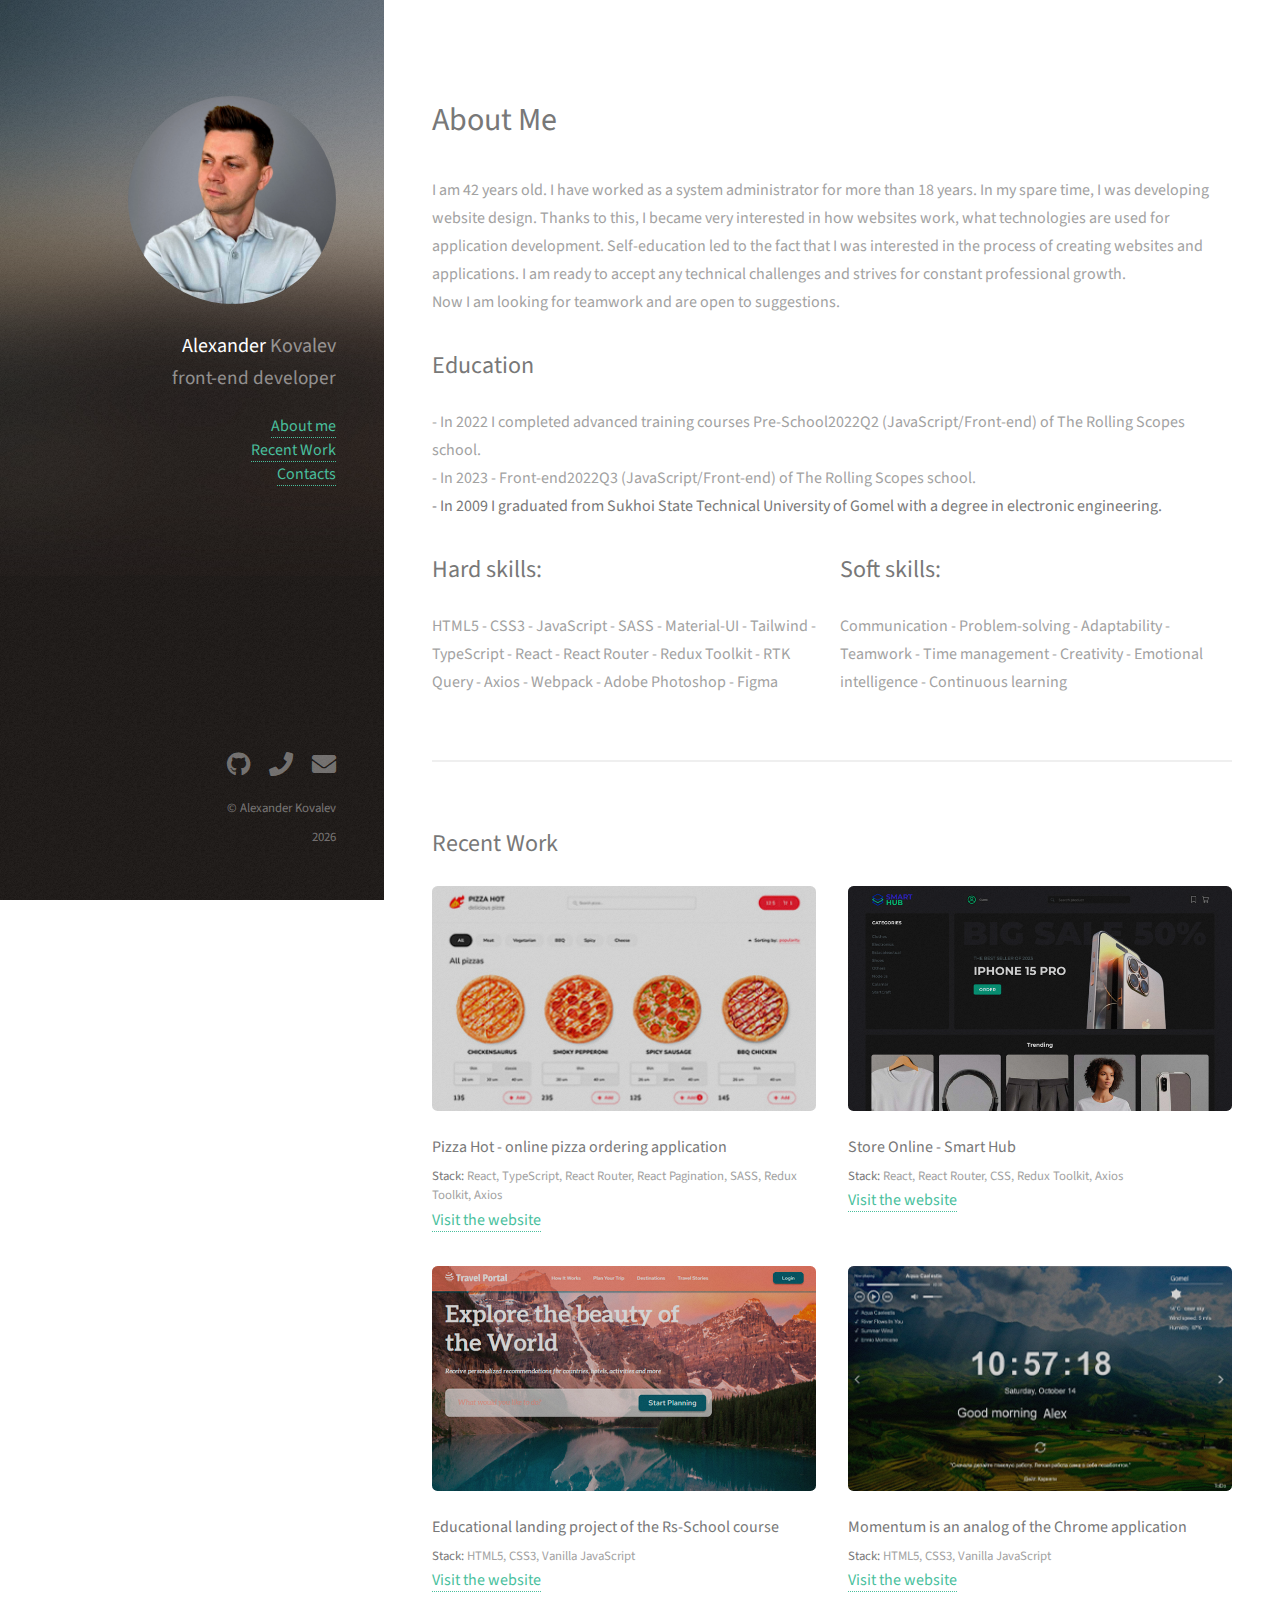
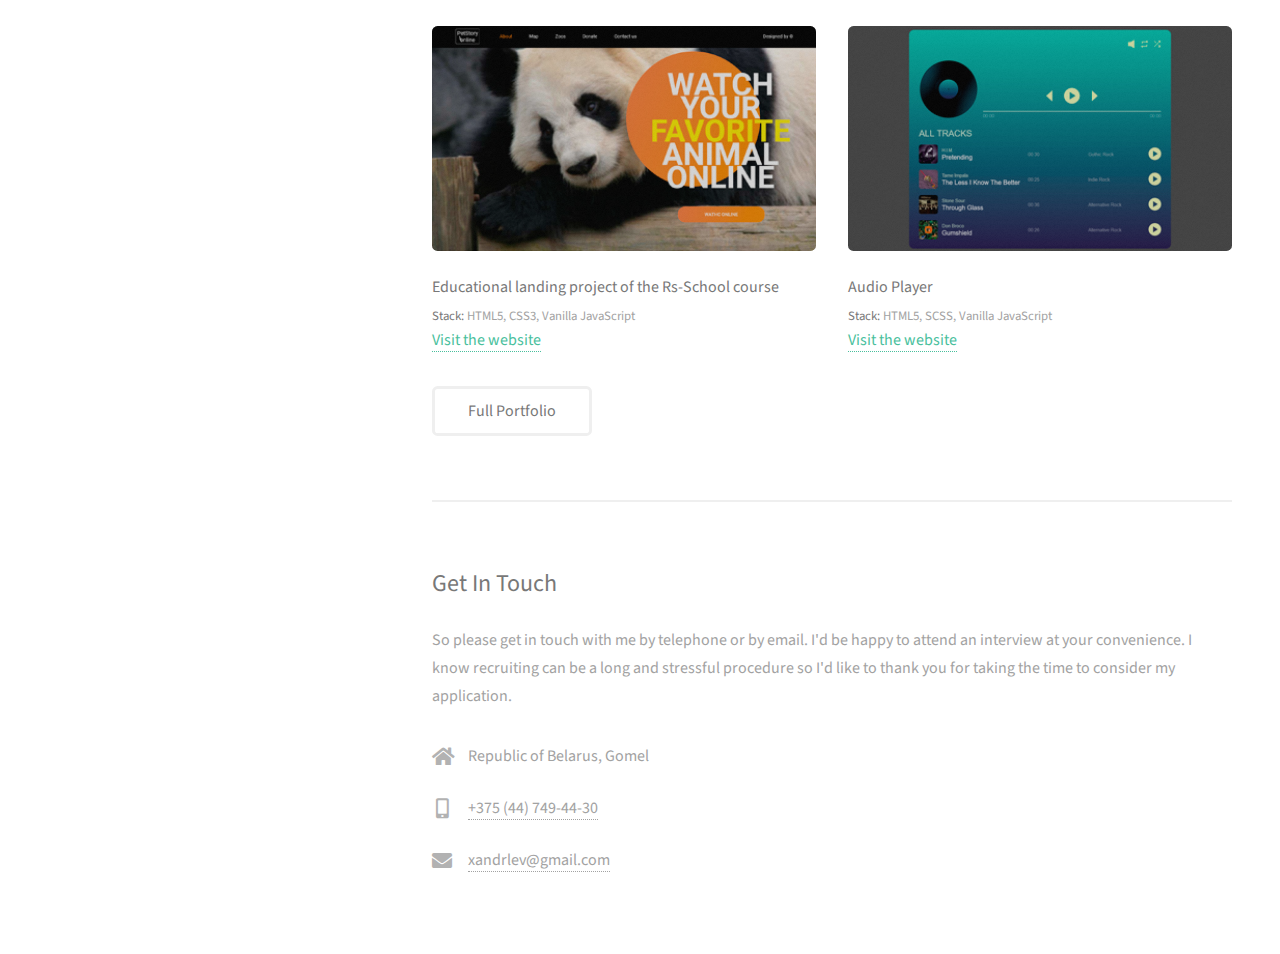
<file: index.html>
<!DOCTYPE HTML>
<html>

<head>
	<title>Alexander Kovalev</title>
	<meta charset="utf-8" />
	<meta name="viewport" content="width=device-width, initial-scale=1, user-scalable=no" />
	<link rel="icon" type="image/x-icon" href="images/favicon.png">
	<link rel="stylesheet" href="assets/css/main.css" />
</head>

<body class="is-preload">

	<!-- Header -->
	<header id="header">
		<div class="inner">
			<img class="image avatar" src="images/avatar.jpg" alt="avatar" />

			<div style="display: flex; flex-direction: column;">
				<h1>
					<strong>Alexander </strong>Kovalev
				</h1>
				<span style="font-size: 1.2em; line-height: 1.5em;">front-end developer</span>
			</div>

			<nav>
				<ul class="navigate">
					<li><a href="#about">About me</a></li>
					<li><a href="#works">Recent Work</a></li>
					<li><a href="#contacts">Contacts</a></li>
				</ul>
			</nav>
		</div>
	</header>

	<!-- Main -->
	<div id="main">

		<!-- About -->
		<section id="about">
			<header class="major">
				<h2>About Me<br /></h2>
			</header>
			<p>I am <span class="age"></span> years old. I have worked as a system administrator for more than 18 years. In my
				spare time, I was
				developing website design. Thanks to this, I became very interested in how websites work, what technologies are
				used for application development. Self-education led to the fact that I was interested in the process of
				creating
				websites and applications. I am ready to accept any technical challenges and strives for constant professional
				growth.<br />
				Now I am looking for teamwork and are open to suggestions. </p>
			<h2>Education</h2>
			<p>
				- In 2022 I completed advanced training courses Pre-School2022Q2 (JavaScript/Front-end) of The Rolling Scopes
				school.<br />
				- In 2023 - Front-end2022Q3 (JavaScript/Front-end) of The Rolling Scopes school.<br />
				<strong>- In 2009 I graduated from Sukhoi State Technical University of Gomel with a degree in electronic
					engineering.</strong>
			</p>
			<div class="skills">
				<div class="skills-item skills-hard">
					<h2 class="skills-title">
						Hard skills:
					</h2>
					<div class="skills-desc">
						HTML5
						- CSS3
						- JavaScript
						- SASS
						- Material-UI
						- Tailwind
						- TypeScript
						- React
						- React Router
						- Redux Toolkit
						- RTK Query
						- Axios
						- Webpack
						- Adobe Photoshop
						- Figma
					</div>
				</div>
				<div class="skills-item skills-soft">
					<h2 class="skills-title">
						Soft skills:
					</h2>
					<div class="skills-desc">
						Communication
						- Problem-solving
						- Adaptability
						- Teamwork
						- Time management
						- Creativity
						- Emotional intelligence
						- Continuous learning
					</div>
				</div>
			</div>
		</section>

		<!-- works -->
		<section id="works">
			<h2>Recent Work</h2>
			<div class="row">
				<article class="col-6 col-12-xsmall work-item">
          <a href="images/fulls/pizzaHot.jpg" class="image fit thumb"><img src="images/thumbs/pizzaHot.jpg"
              alt="" /></a>
          <h3>Pizza Hot - online pizza ordering application</h3>
          <p>
            <strong>Stack: </strong>React, TypeScript, React Router, React Pagination, SASS, Redux Toolkit, Axios
          <div><a href="https://hot-pizzas.netlify.app/" target="_blank">Visit the website</a></div>
          </p>
        </article>
				<article class="col-6 col-12-xsmall work-item">
					<a href="images/fulls/SmartHub.jpg" class="image fit thumb"><img src="images/thumbs/SmartHub.jpg"
							alt="" /></a>
					<h3>Store Online - Smart Hub</h3>
					<p>
						<strong>Stack: </strong>React, React Router, СSS, Redux Toolkit, Axios
					<div><a href="https://smarthub-store.netlify.app/" target="_blank">Visit the website</a></div>
					</p>
				</article>
				<article class="col-6 col-12-xsmall work-item">
					<a href="images/fulls/travel.jpg" class="image fit thumb"><img src="images/thumbs/travel.jpg" alt="" /></a>
					<h3>Educational landing project of the Rs-School course</h3>
					<p><strong>Stack: </strong>HTML5, CSS3, Vanilla JavaScript</p>
					<div><a href="https://rolling-scopes-school.github.io/xandrlev-JSFEPRESCHOOL2022Q2/travel/"
							target="_blank">Visit the website</a></div>
				</article>
				<article class="col-6 col-12-xsmall work-item">
					<a href="images/fulls/momentum.jpg" class="image fit thumb"><img src="images/thumbs/momentum.jpg"
							alt="" /></a>
					<h3>Momentum is an analog of the Chrome application</h3>
					<p><strong>Stack: </strong>HTML5, CSS3, Vanilla JavaScript</p>
					<div><a href="https://rolling-scopes-school.github.io/xandrlev-JSFEPRESCHOOL2022Q2/momentum/"
							target="_blank">Visit the website</a></div>
				</article>
				<article class="col-6 col-12-xsmall work-item">
					<a href="images/fulls/onlinezoo.jpg" class="image fit thumb"><img src="images/thumbs/onlinezoo.jpg"
							alt="" /></a>
					<h3>Educational landing project of the Rs-School course</h3>
					<p><strong>Stack: </strong>HTML5, CSS3, Vanilla JavaScript</p>
					<div><a href="https://rolling-scopes-school.github.io/xandrlev-JSFE2022Q3/online-zoo/pages/main/imdex.html"
							target="_blank">Visit the website</a></div>
				</article>
				<article class="col-6 col-12-xsmall work-item">
					<a href="images/fulls/player.jpg" class="image fit thumb"><img src="images/thumbs/player.jpg" alt="" /></a>
					<h3>Audio Player</h3>
					<p><strong>Stack: </strong>HTML5, SCSS, Vanilla JavaScript</p>
					<div><a href="https://xandrlev.github.io/WinAmp/" target="_blank">Visit the website</a></div>
				</article>
			</div>
			<ul class="actions">
				<li><a href="portfolio.html" class="button">Full Portfolio</a></li>
			</ul>
		</section>

		<!-- Three -->
		<section id="contacts">
			<h2>Get In Touch</h2>
			<p>So please get in touch with me by telephone or by email. I'd be happy to attend an interview at your
				convenience.
				I know recruiting can be a long and stressful procedure so I'd like to thank you for taking the time to consider
				my application.</p>
			<div class="row">
				<div class="col-8 col-12-small">



					<!-- <form method="post" action="#">
						<div class="row gtr-uniform gtr-50">
							<div class="col-6 col-12-xsmall"><input type="text" name="name" id="name" placeholder="Name" /></div>
							<div class="col-6 col-12-xsmall"><input type="email" name="email" id="email" placeholder="Email" /></div>
							<div class="col-12"><textarea name="message" id="message" placeholder="Message" rows="4"></textarea></div>
						</div>
					</form>
					<ul class="actions">
						<li><input type="submit" value="Send Message" /></li>
					</ul>
				</div> -->


					<div class="col-4 col-12-small">
						<ul class="labeled-icons">
							<li>
								<h3 class="icon solid fa-home"><span class="label">Address</span></h3>
								Republic of Belarus, Gomel
							</li>
							<li>
								<h3 class="icon solid fa-mobile-alt"><span class="label">Phone</span></h3>
								<a href="tel:+375447494430">+375 (44) 749-44-30</a>
							</li>
							<li>
								<h3 class="icon solid fa-envelope"><span class="label">Email</span></h3>
								<a href="mailto:xandrlev@gmail.com">xandrlev@gmail.com</a>
							</li>
						</ul>
					</div>
				</div>
		</section>
	</div>

	<!-- Footer -->
	<footer id="footer">
		<div class="inner">
			<ul class="icons">
				<li><a href="https://github.com/xandrlev" target="_blank" class="icon brands fa-github"><span
							class="label">Github</span></a></li>
				<li><a href="tel:+375447494430" target="_blank" class="icon solid fa-phone"><span class="label">Phone</span></a>
				</li>
				<li><a href="mailto:xandrlev@gmail.com" class="icon solid fa-envelope"><span class="label">Email</span></a></li>
			</ul>
			<ul class="copyright">
				<li>&copy; Alexander Kovalev</li>
				<li class="date"></li>
			</ul>
		</div>
	</footer>

	<!-- Scripts -->
	<script src="assets/js/jquery.min.js"></script>
	<script src="assets/js/jquery.poptrox.min.js"></script>
	<script src="assets/js/browser.min.js"></script>
	<script src="assets/js/breakpoints.min.js"></script>
	<script src="assets/js/util.js"></script>
	<script src="assets/js/main.js"></script>

</body>

</html>
</file>
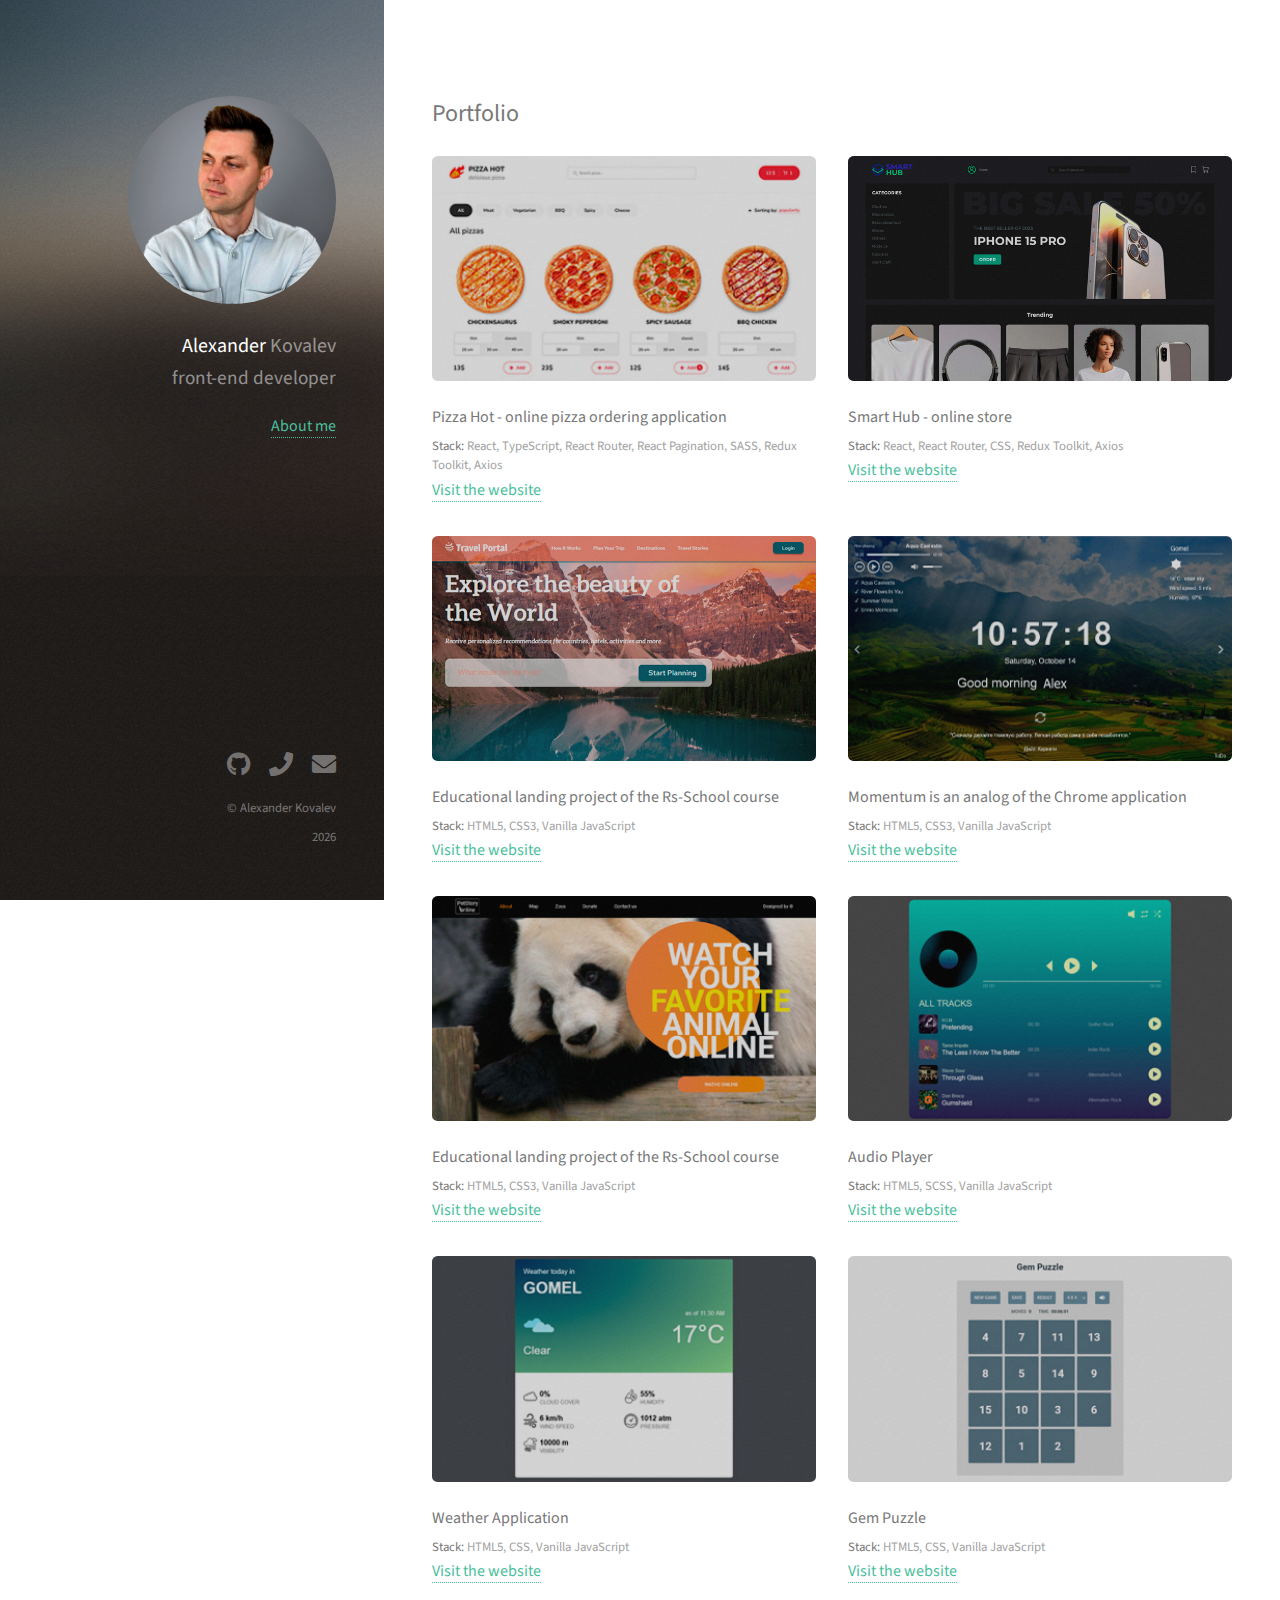
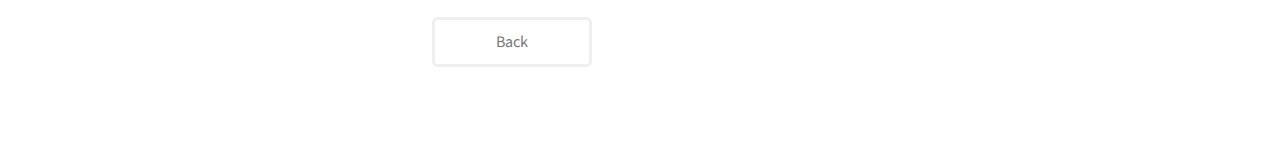
<file: portfolio.html>
<!DOCTYPE HTML>
<html>

<head>
  <title>Alexander Kovalev</title>
  <meta charset="utf-8" />
  <meta name="viewport" content="width=device-width, initial-scale=1, user-scalable=no" />
  <link rel="icon" type="image/x-icon" href="images/favicon.png">
  <link rel="stylesheet" href="assets/css/main.css" />
</head>

<body class="is-preload">

  <!-- Header -->
  <header id="header">
    <div class="inner">
      <img class="image avatar" src="images/avatar.jpg" alt="avatar" style="width: 13em;" />

      <div style="display: flex; flex-direction: column;">
        <h1>
          <strong>Alexander </strong>Kovalev
        </h1>
        <span style="font-size: 1.2em; line-height: 1.5em;">front-end developer</span>
      </div>
      <nav>
        <ul class="navigate">
          <li><a href="index.html">About me</a></li>
        </ul>
      </nav>
    </div>
  </header>

  <!-- Main -->
  <div id="main">


    <!-- Two -->
    <section id="works">
      <h2>Portfolio</h2>
      <div class="row">
        <article class="col-6 col-12-xsmall work-item">
          <a href="images/fulls/pizzaHot.jpg" class="image fit thumb"><img src="images/thumbs/pizzaHot.jpg"
              alt="" /></a>
          <h3>Pizza Hot - online pizza ordering application</h3>
          <p>
            <strong>Stack: </strong>React, TypeScript, React Router, React Pagination, SASS, Redux Toolkit, Axios
          <div><a href="https://hot-pizzas.netlify.app/" target="_blank">Visit the website</a></div>
          </p>
        </article>
        <article class="col-6 col-12-xsmall work-item">
          <a href="images/fulls/SmartHub.jpg" class="image fit thumb"><img src="images/thumbs/SmartHub.jpg"
              alt="" /></a>
          <h3>Smart Hub - online store</h3>
          <p>
            <strong>Stack: </strong>React, React Router, СSS, Redux Toolkit, Axios
          <div><a href="https://smarthub-store.netlify.app/" target="_blank">Visit the website</a></div>
          </p>
        </article>
        <article class="col-6 col-12-xsmall work-item">
          <a href="images/fulls/travel.jpg" class="image fit thumb"><img src="images/thumbs/travel.jpg" alt="" /></a>
          <h3>Educational landing project of the Rs-School course</h3>
          <p><strong>Stack: </strong>HTML5, CSS3, Vanilla JavaScript</p>
          <div><a href="https://rolling-scopes-school.github.io/xandrlev-JSFEPRESCHOOL2022Q2/travel/"
              target="_blank">Visit the website</a></div>
        </article>
        <article class="col-6 col-12-xsmall work-item">
          <a href="images/fulls/momentum.jpg" class="image fit thumb"><img src="images/thumbs/momentum.jpg"
              alt="" /></a>
          <h3>Momentum is an analog of the Chrome application</h3>
          <p><strong>Stack: </strong>HTML5, CSS3, Vanilla JavaScript</p>
          <div><a href="https://rolling-scopes-school.github.io/xandrlev-JSFEPRESCHOOL2022Q2/momentum/"
              target="_blank">Visit the website</a></div>
        </article>
        <article class="col-6 col-12-xsmall work-item">
          <a href="images/fulls/onlinezoo.jpg" class="image fit thumb"><img src="images/thumbs/onlinezoo.jpg"
              alt="" /></a>
          <h3>Educational landing project of the Rs-School course</h3>
          <p><strong>Stack: </strong>HTML5, CSS3, Vanilla JavaScript</p>
          <div><a href="https://rolling-scopes-school.github.io/xandrlev-JSFE2022Q3/online-zoo/pages/main/imdex.html"
              target="_blank">Visit the website</a></div>
        </article>
        <article class="col-6 col-12-xsmall work-item">
          <a href="images/fulls/player.jpg" class="image fit thumb"><img src="images/thumbs/player.jpg" alt="" /></a>
          <h3>Audio Player</h3>
          <p><strong>Stack: </strong>HTML5, SCSS, Vanilla JavaScript</p>
          <div><a href="https://xandrlev.github.io/WinAmp/" target="_blank">Visit the website</a></div>
        </article>
        <article class="col-6 col-12-xsmall work-item">
          <a href="images/fulls/weather.jpg" class="image fit thumb"><img src="images/thumbs/weather.jpg" alt="" /></a>
          <h3>Weather Application</h3>
          <p><strong>Stack: </strong>HTML5, CSS, Vanilla JavaScript</p>
          <div><a href="https://xandrlev.github.io/Weather-App/" target="_blank">Visit the website</a></div>
        </article>
        <article class="col-6 col-12-xsmall work-item">
          <a href="images/fulls/GemPuzzle.jpg" class="image fit thumb"><img src="images/thumbs/GemPuzzle.jpg"
              alt="" /></a>
          <h3>Gem Puzzle</h3>
          <p><strong>Stack: </strong>HTML5, CSS, Vanilla JavaScript</p>
          <div><a href="https://rolling-scopes-school.github.io/xandrlev-JSFE2022Q3/gem-puzzle/" target="_blank">Visit
              the website</a></div>
        </article>
      </div>
      <ul class="actions">
        <li><a href="index.html" class="button">Back</a></li>
      </ul>
    </section>

    <!-- Footer -->
    <footer id="footer">
      <div class="inner">
        <ul class="icons">
          <li><a href="https://github.com/xandrlev" target="_blank" class="icon brands fa-github"><span
                class="label">Github</span></a></li>
          <li><a href="tel:+375447494430" target="_blank" class="icon solid fa-phone"><span
                class="label">Phone</span></a></li>
          <li><a href="mailto:xandrlev@gmail.com" class="icon solid fa-envelope"><span class="label">Email</span></a>
          </li>
        </ul>
        <ul class="copyright">
          <li>&copy; Alexander Kovalev</li>
          <li class="date"></li>
        </ul>
      </div>
    </footer>

    <!-- Scripts -->
    <script src="assets/js/jquery.min.js"></script>
    <script src="assets/js/jquery.poptrox.min.js"></script>
    <script src="assets/js/browser.min.js"></script>
    <script src="assets/js/breakpoints.min.js"></script>
    <script src="assets/js/util.js"></script>
    <script src="assets/js/main.js"></script>

</body>

</html>
</file>
<file: assets/css/main.css>
@import url("fontawesome-all.min.css");
@import url("https://fonts.googleapis.com/css?family=Source+Sans+Pro:400,400italic");
/*
	Strata by HTML5 UP
	html5up.net | @ajlkn
	Free for personal and commercial use under the CCA 3.0 license (html5up.net/license)
*/
html,
body,
div,
span,
applet,
object,
iframe,
h1,
h2,
h3,
h4,
h5,
h6,
p,
blockquote,
pre,
a,
abbr,
acronym,
address,
big,
cite,
code,
del,
dfn,
em,
img,
ins,
kbd,
q,
s,
samp,
small,
strike,
strong,
sub,
sup,
tt,
var,
b,
u,
i,
center,
dl,
dt,
dd,
ol,
ul,
li,
fieldset,
form,
label,
legend,
table,
caption,
tbody,
tfoot,
thead,
tr,
th,
td,
article,
aside,
canvas,
details,
embed,
figure,
figcaption,
footer,
header,
hgroup,
menu,
nav,
output,
ruby,
section,
summary,
time,
mark,
audio,
video {
  margin: 0;
  padding: 0;
  border: 0;
  font-size: 100%;
  font: inherit;
  vertical-align: baseline;
}

article,
aside,
details,
figcaption,
figure,
footer,
header,
hgroup,
menu,
nav,
section {
  display: block;
}

body {
  line-height: 1;
}

ol,
ul {
  list-style: none;
}

blockquote,
q {
  quotes: none;
}
blockquote:before,
blockquote:after,
q:before,
q:after {
  content: "";
  content: none;
}

table {
  border-collapse: collapse;
  border-spacing: 0;
}

body {
  -webkit-text-size-adjust: none;
}

mark {
  background-color: transparent;
  color: inherit;
}

input::-moz-focus-inner {
  border: 0;
  padding: 0;
}

input,
select,
textarea {
  -moz-appearance: none;
  -webkit-appearance: none;
  appearance: none;
}

/* Basic */
html {
  box-sizing: border-box;
}

*,
*:before,
*:after {
  box-sizing: inherit;
}

body {
  background: #fff;
}
body.is-preload *,
body.is-preload *:before,
body.is-preload *:after {
  animation: none !important;
  transition: none !important;
}

body,
input,
select,
textarea {
  color: #a2a2a2;
  font-family: "Source Sans Pro", Helvetica, sans-serif;
  font-size: 16pt;
  font-weight: 400;
  line-height: 1.75em;
}

a {
  transition: color 0.2s ease-in-out, border-color 0.2s ease-in-out;
  border-bottom: dotted 1px;
  color: #49bf9d;
  text-decoration: none;
}
a:hover {
  border-bottom-color: transparent;
  color: #49bf9d !important;
  text-decoration: none;
}

strong,
b {
  color: #787878;
  font-weight: 400;
}

em,
i {
  font-style: italic;
}

p {
  margin: 0 0 2em 0;
}

h1,
h2,
h3,
h4,
h5,
h6 {
  color: #787878;
  font-weight: 400;
  line-height: 1em;
  margin: 0 0 1em 0;
}
h1 a,
h2 a,
h3 a,
h4 a,
h5 a,
h6 a {
  color: inherit;
  text-decoration: none;
}

h1 {
  font-size: 2em;
  line-height: 1.5em;
}

h2 {
  font-size: 1.5em;
  line-height: 1.5em;
}

h3 {
  font-size: 1.25em;
  line-height: 1.5em;
}

h4 {
  font-size: 1.1em;
  line-height: 1.5em;
}

h5 {
  font-size: 0.9em;
  line-height: 1.5em;
}

h6 {
  font-size: 0.7em;
  line-height: 1.5em;
}

sub {
  font-size: 0.8em;
  position: relative;
  top: 0.5em;
}

sup {
  font-size: 0.8em;
  position: relative;
  top: -0.5em;
}

hr {
  border: 0;
  border-bottom: solid 2px #efefef;
  margin: 2em 0;
}
hr.major {
  margin: 3em 0;
}

blockquote {
  border-left: solid 6px #efefef;
  font-style: italic;
  margin: 0 0 2em 0;
  padding: 0.5em 0 0.5em 1.5em;
}

code {
  background: #f7f7f7;
  border-radius: 0.35em;
  border: solid 2px #efefef;
  font-family: "Courier New", monospace;
  font-size: 0.9em;
  margin: 0 0.25em;
  padding: 0.25em 0.65em;
}

pre {
  -webkit-overflow-scrolling: touch;
  font-family: "Courier New", monospace;
  font-size: 0.9em;
  margin: 0 0 2em 0;
}
pre code {
  display: block;
  line-height: 1.75em;
  padding: 1em 1.5em;
  overflow-x: auto;
}

.align-left {
  text-align: left;
}

.align-center {
  text-align: center;
}

.align-right {
  text-align: right;
}

/* Container */
.container {
  margin: 0 auto;
  max-width: calc(100% - 4em);
  width: 100%;
}
.container.xsmall {
  width: 25%;
}
.container.small {
  width: 50%;
}
.container.medium {
  width: 75%;
}
.container.large {
  width: 125%;
}
.container.xlarge {
  width: 150%;
}
.container.max {
  width: 100%;
}
@media screen and (max-width: 980px) {
  .container {
    width: 100% !important;
    max-width: 100% !important;
  }
}
@media screen and (max-width: 480px) {
  .container {
    max-width: calc(100% - 3em);
  }
}

/* Row */
.row {
  display: flex;
  flex-wrap: wrap;
  box-sizing: border-box;
  align-items: stretch;
}
.row > * {
  box-sizing: border-box;
}
.row.gtr-uniform > * > :last-child {
  margin-bottom: 0;
}
.row.aln-left {
  justify-content: flex-start;
}
.row.aln-center {
  justify-content: center;
}
.row.aln-right {
  justify-content: flex-end;
}
.row.aln-top {
  align-items: flex-start;
}
.row.aln-middle {
  align-items: center;
}
.row.aln-bottom {
  align-items: flex-end;
}
.row > .imp {
  order: -1;
}
.row > .col-1 {
  width: 8.3333333333%;
}
.row > .off-1 {
  margin-left: 8.3333333333%;
}
.row > .col-2 {
  width: 16.6666666667%;
}
.row > .off-2 {
  margin-left: 16.6666666667%;
}
.row > .col-3 {
  width: 25%;
}
.row > .off-3 {
  margin-left: 25%;
}
.row > .col-4 {
  width: 33.3333333333%;
}
.row > .off-4 {
  margin-left: 33.3333333333%;
}
.row > .col-5 {
  width: 41.6666666667%;
}
.row > .off-5 {
  margin-left: 41.6666666667%;
}
.row > .col-6 {
  width: 50%;
}
.row > .off-6 {
  margin-left: 50%;
}
.row > .col-7 {
  width: 58.3333333333%;
}
.row > .off-7 {
  margin-left: 58.3333333333%;
}
.row > .col-8 {
  width: 66.6666666667%;
}
.row > .off-8 {
  margin-left: 66.6666666667%;
}
.row > .col-9 {
  width: 75%;
}
.row > .off-9 {
  margin-left: 75%;
}
.row > .col-10 {
  width: 83.3333333333%;
}
.row > .off-10 {
  margin-left: 83.3333333333%;
}
.row > .col-11 {
  width: 91.6666666667%;
}
.row > .off-11 {
  margin-left: 91.6666666667%;
}
.row > .col-12 {
  width: 100%;
}
.row > .off-12 {
  margin-left: 100%;
}
.row.gtr-0 {
  margin-top: 0;
  margin-left: 0em;
}
.row.gtr-0 > * {
  padding: 0 0 0 0em;
}
.row.gtr-0.gtr-uniform {
  margin-top: 0em;
}
.row.gtr-0.gtr-uniform > * {
  padding-top: 0em;
}
.row.gtr-25 {
  margin-top: 0;
  margin-left: -0.625em;
}
.row.gtr-25 > * {
  padding: 0 0 0 0.625em;
}
.row.gtr-25.gtr-uniform {
  margin-top: -0.625em;
}
.row.gtr-25.gtr-uniform > * {
  padding-top: 0.625em;
}
.row.gtr-50 {
  margin-top: 0;
  margin-left: -1.25em;
}
.row.gtr-50 > * {
  padding: 0 0 0 1.25em;
}
.row.gtr-50.gtr-uniform {
  margin-top: -1.25em;
}
.row.gtr-50.gtr-uniform > * {
  padding-top: 1.25em;
}
.row {
  margin-top: 0;
  margin-left: -2.5em;
}
.row > * {
  padding: 0 0 0 2.5em;
}
.row.gtr-uniform {
  margin-top: -2.5em;
}
.row.gtr-uniform > * {
  padding-top: 2.5em;
}
.row.gtr-150 {
  margin-top: 0;
  margin-left: -3.75em;
}
.row.gtr-150 > * {
  padding: 0 0 0 3.75em;
}
.row.gtr-150.gtr-uniform {
  margin-top: -3.75em;
}
.row.gtr-150.gtr-uniform > * {
  padding-top: 3.75em;
}
.row.gtr-200 {
  margin-top: 0;
  margin-left: -5em;
}
.row.gtr-200 > * {
  padding: 0 0 0 5em;
}
.row.gtr-200.gtr-uniform {
  margin-top: -5em;
}
.row.gtr-200.gtr-uniform > * {
  padding-top: 5em;
}
@media screen and (max-width: 1800px) {
  .row {
    display: flex;
    flex-wrap: wrap;
    box-sizing: border-box;
    align-items: stretch;
  }
  .row > * {
    box-sizing: border-box;
  }
  .row.gtr-uniform > * > :last-child {
    margin-bottom: 0;
  }
  .row.aln-left {
    justify-content: flex-start;
  }
  .row.aln-center {
    justify-content: center;
  }
  .row.aln-right {
    justify-content: flex-end;
  }
  .row.aln-top {
    align-items: flex-start;
  }
  .row.aln-middle {
    align-items: center;
  }
  .row.aln-bottom {
    align-items: flex-end;
  }
  .row > .imp-xlarge {
    order: -1;
  }
  .row > .col-1-xlarge {
    width: 8.3333333333%;
  }
  .row > .off-1-xlarge {
    margin-left: 8.3333333333%;
  }
  .row > .col-2-xlarge {
    width: 16.6666666667%;
  }
  .row > .off-2-xlarge {
    margin-left: 16.6666666667%;
  }
  .row > .col-3-xlarge {
    width: 25%;
  }
  .row > .off-3-xlarge {
    margin-left: 25%;
  }
  .row > .col-4-xlarge {
    width: 33.3333333333%;
  }
  .row > .off-4-xlarge {
    margin-left: 33.3333333333%;
  }
  .row > .col-5-xlarge {
    width: 41.6666666667%;
  }
  .row > .off-5-xlarge {
    margin-left: 41.6666666667%;
  }
  .row > .col-6-xlarge {
    width: 50%;
  }
  .row > .off-6-xlarge {
    margin-left: 50%;
  }
  .row > .col-7-xlarge {
    width: 58.3333333333%;
  }
  .row > .off-7-xlarge {
    margin-left: 58.3333333333%;
  }
  .row > .col-8-xlarge {
    width: 66.6666666667%;
  }
  .row > .off-8-xlarge {
    margin-left: 66.6666666667%;
  }
  .row > .col-9-xlarge {
    width: 75%;
  }
  .row > .off-9-xlarge {
    margin-left: 75%;
  }
  .row > .col-10-xlarge {
    width: 83.3333333333%;
  }
  .row > .off-10-xlarge {
    margin-left: 83.3333333333%;
  }
  .row > .col-11-xlarge {
    width: 91.6666666667%;
  }
  .row > .off-11-xlarge {
    margin-left: 91.6666666667%;
  }
  .row > .col-12-xlarge {
    width: 100%;
  }
  .row > .off-12-xlarge {
    margin-left: 100%;
  }
  .row.gtr-0 {
    margin-top: 0;
    margin-left: 0em;
  }
  .row.gtr-0 > * {
    padding: 0 0 0 0em;
  }
  .row.gtr-0.gtr-uniform {
    margin-top: 0em;
  }
  .row.gtr-0.gtr-uniform > * {
    padding-top: 0em;
  }
  .row.gtr-25 {
    margin-top: 0;
    margin-left: -0.625em;
  }
  .row.gtr-25 > * {
    padding: 0 0 0 0.625em;
  }
  .row.gtr-25.gtr-uniform {
    margin-top: -0.625em;
  }
  .row.gtr-25.gtr-uniform > * {
    padding-top: 0.625em;
  }
  .row.gtr-50 {
    margin-top: 0;
    margin-left: -1.25em;
  }
  .row.gtr-50 > * {
    padding: 0 0 0 1.25em;
  }
  .row.gtr-50.gtr-uniform {
    margin-top: -1.25em;
  }
  .row.gtr-50.gtr-uniform > * {
    padding-top: 1.25em;
  }
  .row {
    margin-top: 0;
    margin-left: -2.5em;
  }
  .row > * {
    padding: 0 0 0 2.5em;
  }
  .row.gtr-uniform {
    margin-top: -2.5em;
  }
  .row.gtr-uniform > * {
    padding-top: 2.5em;
  }
  .row.gtr-150 {
    margin-top: 0;
    margin-left: -3.75em;
  }
  .row.gtr-150 > * {
    padding: 0 0 0 3.75em;
  }
  .row.gtr-150.gtr-uniform {
    margin-top: -3.75em;
  }
  .row.gtr-150.gtr-uniform > * {
    padding-top: 3.75em;
  }
  .row.gtr-200 {
    margin-top: 0;
    margin-left: -5em;
  }
  .row.gtr-200 > * {
    padding: 0 0 0 5em;
  }
  .row.gtr-200.gtr-uniform {
    margin-top: -5em;
  }
  .row.gtr-200.gtr-uniform > * {
    padding-top: 5em;
  }
}
@media screen and (max-width: 1280px) {
  .row {
    display: flex;
    flex-wrap: wrap;
    box-sizing: border-box;
    align-items: stretch;
  }
  .row > * {
    box-sizing: border-box;
  }
  .row.gtr-uniform > * > :last-child {
    margin-bottom: 0;
  }
  .row.aln-left {
    justify-content: flex-start;
  }
  .row.aln-center {
    justify-content: center;
  }
  .row.aln-right {
    justify-content: flex-end;
  }
  .row.aln-top {
    align-items: flex-start;
  }
  .row.aln-middle {
    align-items: center;
  }
  .row.aln-bottom {
    align-items: flex-end;
  }
  .row > .imp-large {
    order: -1;
  }
  .row > .col-1-large {
    width: 8.3333333333%;
  }
  .row > .off-1-large {
    margin-left: 8.3333333333%;
  }
  .row > .col-2-large {
    width: 16.6666666667%;
  }
  .row > .off-2-large {
    margin-left: 16.6666666667%;
  }
  .row > .col-3-large {
    width: 25%;
  }
  .row > .off-3-large {
    margin-left: 25%;
  }
  .row > .col-4-large {
    width: 33.3333333333%;
  }
  .row > .off-4-large {
    margin-left: 33.3333333333%;
  }
  .row > .col-5-large {
    width: 41.6666666667%;
  }
  .row > .off-5-large {
    margin-left: 41.6666666667%;
  }
  .row > .col-6-large {
    width: 50%;
  }
  .row > .off-6-large {
    margin-left: 50%;
  }
  .row > .col-7-large {
    width: 58.3333333333%;
  }
  .row > .off-7-large {
    margin-left: 58.3333333333%;
  }
  .row > .col-8-large {
    width: 66.6666666667%;
  }
  .row > .off-8-large {
    margin-left: 66.6666666667%;
  }
  .row > .col-9-large {
    width: 75%;
  }
  .row > .off-9-large {
    margin-left: 75%;
  }
  .row > .col-10-large {
    width: 83.3333333333%;
  }
  .row > .off-10-large {
    margin-left: 83.3333333333%;
  }
  .row > .col-11-large {
    width: 91.6666666667%;
  }
  .row > .off-11-large {
    margin-left: 91.6666666667%;
  }
  .row > .col-12-large {
    width: 100%;
  }
  .row > .off-12-large {
    margin-left: 100%;
  }
  .row.gtr-0 {
    margin-top: 0;
    margin-left: 0em;
  }
  .row.gtr-0 > * {
    padding: 0 0 0 0em;
  }
  .row.gtr-0.gtr-uniform {
    margin-top: 0em;
  }
  .row.gtr-0.gtr-uniform > * {
    padding-top: 0em;
  }
  .row.gtr-25 {
    margin-top: 0;
    margin-left: -0.5em;
  }
  .row.gtr-25 > * {
    padding: 0 0 0 0.5em;
  }
  .row.gtr-25.gtr-uniform {
    margin-top: -0.5em;
  }
  .row.gtr-25.gtr-uniform > * {
    padding-top: 0.5em;
  }
  .row.gtr-50 {
    margin-top: 0;
    margin-left: -1em;
  }
  .row.gtr-50 > * {
    padding: 0 0 0 1em;
  }
  .row.gtr-50.gtr-uniform {
    margin-top: -1em;
  }
  .row.gtr-50.gtr-uniform > * {
    padding-top: 1em;
  }
  .row {
    margin-top: 0;
    margin-left: -2em;
  }
  .row > * {
    padding: 0 0 0 2em;
  }
  .row.gtr-uniform {
    margin-top: -2em;
  }
  .row.gtr-uniform > * {
    padding-top: 2em;
  }
  .row.gtr-150 {
    margin-top: 0;
    margin-left: -3em;
  }
  .row.gtr-150 > * {
    padding: 0 0 0 3em;
  }
  .row.gtr-150.gtr-uniform {
    margin-top: -3em;
  }
  .row.gtr-150.gtr-uniform > * {
    padding-top: 3em;
  }
  .row.gtr-200 {
    margin-top: 0;
    margin-left: -4em;
  }
  .row.gtr-200 > * {
    padding: 0 0 0 4em;
  }
  .row.gtr-200.gtr-uniform {
    margin-top: -4em;
  }
  .row.gtr-200.gtr-uniform > * {
    padding-top: 4em;
  }
}
@media screen and (max-width: 980px) {
  .row {
    display: flex;
    flex-wrap: wrap;
    box-sizing: border-box;
    align-items: stretch;
  }
  .row > * {
    box-sizing: border-box;
  }
  .row.gtr-uniform > * > :last-child {
    margin-bottom: 0;
  }
  .row.aln-left {
    justify-content: flex-start;
  }
  .row.aln-center {
    justify-content: center;
  }
  .row.aln-right {
    justify-content: flex-end;
  }
  .row.aln-top {
    align-items: flex-start;
  }
  .row.aln-middle {
    align-items: center;
  }
  .row.aln-bottom {
    align-items: flex-end;
  }
  .row > .imp-medium {
    order: -1;
  }
  .row > .col-1-medium {
    width: 8.3333333333%;
  }
  .row > .off-1-medium {
    margin-left: 8.3333333333%;
  }
  .row > .col-2-medium {
    width: 16.6666666667%;
  }
  .row > .off-2-medium {
    margin-left: 16.6666666667%;
  }
  .row > .col-3-medium {
    width: 25%;
  }
  .row > .off-3-medium {
    margin-left: 25%;
  }
  .row > .col-4-medium {
    width: 33.3333333333%;
  }
  .row > .off-4-medium {
    margin-left: 33.3333333333%;
  }
  .row > .col-5-medium {
    width: 41.6666666667%;
  }
  .row > .off-5-medium {
    margin-left: 41.6666666667%;
  }
  .row > .col-6-medium {
    width: 50%;
  }
  .row > .off-6-medium {
    margin-left: 50%;
  }
  .row > .col-7-medium {
    width: 58.3333333333%;
  }
  .row > .off-7-medium {
    margin-left: 58.3333333333%;
  }
  .row > .col-8-medium {
    width: 66.6666666667%;
  }
  .row > .off-8-medium {
    margin-left: 66.6666666667%;
  }
  .row > .col-9-medium {
    width: 75%;
  }
  .row > .off-9-medium {
    margin-left: 75%;
  }
  .row > .col-10-medium {
    width: 83.3333333333%;
  }
  .row > .off-10-medium {
    margin-left: 83.3333333333%;
  }
  .row > .col-11-medium {
    width: 91.6666666667%;
  }
  .row > .off-11-medium {
    margin-left: 91.6666666667%;
  }
  .row > .col-12-medium {
    width: 100%;
  }
  .row > .off-12-medium {
    margin-left: 100%;
  }
  .row.gtr-0 {
    margin-top: 0;
    margin-left: 0em;
  }
  .row.gtr-0 > * {
    padding: 0 0 0 0em;
  }
  .row.gtr-0.gtr-uniform {
    margin-top: 0em;
  }
  .row.gtr-0.gtr-uniform > * {
    padding-top: 0em;
  }
  .row.gtr-25 {
    margin-top: 0;
    margin-left: -0.5em;
  }
  .row.gtr-25 > * {
    padding: 0 0 0 0.5em;
  }
  .row.gtr-25.gtr-uniform {
    margin-top: -0.5em;
  }
  .row.gtr-25.gtr-uniform > * {
    padding-top: 0.5em;
  }
  .row.gtr-50 {
    margin-top: 0;
    margin-left: -1em;
  }
  .row.gtr-50 > * {
    padding: 0 0 0 1em;
  }
  .row.gtr-50.gtr-uniform {
    margin-top: -1em;
  }
  .row.gtr-50.gtr-uniform > * {
    padding-top: 1em;
  }
  .row {
    margin-top: 0;
    margin-left: -2em;
  }
  .row > * {
    padding: 0 0 0 2em;
  }
  .row.gtr-uniform {
    margin-top: -2em;
  }
  .row.gtr-uniform > * {
    padding-top: 2em;
  }
  .row.gtr-150 {
    margin-top: 0;
    margin-left: -3em;
  }
  .row.gtr-150 > * {
    padding: 0 0 0 3em;
  }
  .row.gtr-150.gtr-uniform {
    margin-top: -3em;
  }
  .row.gtr-150.gtr-uniform > * {
    padding-top: 3em;
  }
  .row.gtr-200 {
    margin-top: 0;
    margin-left: -4em;
  }
  .row.gtr-200 > * {
    padding: 0 0 0 4em;
  }
  .row.gtr-200.gtr-uniform {
    margin-top: -4em;
  }
  .row.gtr-200.gtr-uniform > * {
    padding-top: 4em;
  }
}
@media screen and (max-width: 736px) {
  .row {
    display: flex;
    flex-wrap: wrap;
    box-sizing: border-box;
    align-items: stretch;
  }
  .row > * {
    box-sizing: border-box;
  }
  .row.gtr-uniform > * > :last-child {
    margin-bottom: 0;
  }
  .row.aln-left {
    justify-content: flex-start;
  }
  .row.aln-center {
    justify-content: center;
  }
  .row.aln-right {
    justify-content: flex-end;
  }
  .row.aln-top {
    align-items: flex-start;
  }
  .row.aln-middle {
    align-items: center;
  }
  .row.aln-bottom {
    align-items: flex-end;
  }
  .row > .imp-small {
    order: -1;
  }
  .row > .col-1-small {
    width: 8.3333333333%;
  }
  .row > .off-1-small {
    margin-left: 8.3333333333%;
  }
  .row > .col-2-small {
    width: 16.6666666667%;
  }
  .row > .off-2-small {
    margin-left: 16.6666666667%;
  }
  .row > .col-3-small {
    width: 25%;
  }
  .row > .off-3-small {
    margin-left: 25%;
  }
  .row > .col-4-small {
    width: 33.3333333333%;
  }
  .row > .off-4-small {
    margin-left: 33.3333333333%;
  }
  .row > .col-5-small {
    width: 41.6666666667%;
  }
  .row > .off-5-small {
    margin-left: 41.6666666667%;
  }
  .row > .col-6-small {
    width: 50%;
  }
  .row > .off-6-small {
    margin-left: 50%;
  }
  .row > .col-7-small {
    width: 58.3333333333%;
  }
  .row > .off-7-small {
    margin-left: 58.3333333333%;
  }
  .row > .col-8-small {
    width: 66.6666666667%;
  }
  .row > .off-8-small {
    margin-left: 66.6666666667%;
  }
  .row > .col-9-small {
    width: 75%;
  }
  .row > .off-9-small {
    margin-left: 75%;
  }
  .row > .col-10-small {
    width: 83.3333333333%;
  }
  .row > .off-10-small {
    margin-left: 83.3333333333%;
  }
  .row > .col-11-small {
    width: 91.6666666667%;
  }
  .row > .off-11-small {
    margin-left: 91.6666666667%;
  }
  .row > .col-12-small {
    width: 100%;
  }
  .row > .off-12-small {
    margin-left: 100%;
  }
  .row.gtr-0 {
    margin-top: 0;
    margin-left: 0em;
  }
  .row.gtr-0 > * {
    padding: 0 0 0 0em;
  }
  .row.gtr-0.gtr-uniform {
    margin-top: 0em;
  }
  .row.gtr-0.gtr-uniform > * {
    padding-top: 0em;
  }
  .row.gtr-25 {
    margin-top: 0;
    margin-left: -0.375em;
  }
  .row.gtr-25 > * {
    padding: 0 0 0 0.375em;
  }
  .row.gtr-25.gtr-uniform {
    margin-top: -0.375em;
  }
  .row.gtr-25.gtr-uniform > * {
    padding-top: 0.375em;
  }
  .row.gtr-50 {
    margin-top: 0;
    margin-left: -0.75em;
  }
  .row.gtr-50 > * {
    padding: 0 0 0 0.75em;
  }
  .row.gtr-50.gtr-uniform {
    margin-top: -0.75em;
  }
  .row.gtr-50.gtr-uniform > * {
    padding-top: 0.75em;
  }
  .row {
    margin-top: 0;
    margin-left: -1.5em;
  }
  .row > * {
    padding: 0 0 0 1.5em;
  }
  .row.gtr-uniform {
    margin-top: -1.5em;
  }
  .row.gtr-uniform > * {
    padding-top: 1.5em;
  }
  .row.gtr-150 {
    margin-top: 0;
    margin-left: -2.25em;
  }
  .row.gtr-150 > * {
    padding: 0 0 0 2.25em;
  }
  .row.gtr-150.gtr-uniform {
    margin-top: -2.25em;
  }
  .row.gtr-150.gtr-uniform > * {
    padding-top: 2.25em;
  }
  .row.gtr-200 {
    margin-top: 0;
    margin-left: -3em;
  }
  .row.gtr-200 > * {
    padding: 0 0 0 3em;
  }
  .row.gtr-200.gtr-uniform {
    margin-top: -3em;
  }
  .row.gtr-200.gtr-uniform > * {
    padding-top: 3em;
  }
}
@media screen and (max-width: 480px) {
  .row {
    display: flex;
    flex-wrap: wrap;
    box-sizing: border-box;
    align-items: stretch;
  }
  .row > * {
    box-sizing: border-box;
  }
  .row.gtr-uniform > * > :last-child {
    margin-bottom: 0;
  }
  .row.aln-left {
    justify-content: flex-start;
  }
  .row.aln-center {
    justify-content: center;
  }
  .row.aln-right {
    justify-content: flex-end;
  }
  .row.aln-top {
    align-items: flex-start;
  }
  .row.aln-middle {
    align-items: center;
  }
  .row.aln-bottom {
    align-items: flex-end;
  }
  .row > .imp-xsmall {
    order: -1;
  }
  .row > .col-1-xsmall {
    width: 8.3333333333%;
  }
  .row > .off-1-xsmall {
    margin-left: 8.3333333333%;
  }
  .row > .col-2-xsmall {
    width: 16.6666666667%;
  }
  .row > .off-2-xsmall {
    margin-left: 16.6666666667%;
  }
  .row > .col-3-xsmall {
    width: 25%;
  }
  .row > .off-3-xsmall {
    margin-left: 25%;
  }
  .row > .col-4-xsmall {
    width: 33.3333333333%;
  }
  .row > .off-4-xsmall {
    margin-left: 33.3333333333%;
  }
  .row > .col-5-xsmall {
    width: 41.6666666667%;
  }
  .row > .off-5-xsmall {
    margin-left: 41.6666666667%;
  }
  .row > .col-6-xsmall {
    width: 50%;
  }
  .row > .off-6-xsmall {
    margin-left: 50%;
  }
  .row > .col-7-xsmall {
    width: 58.3333333333%;
  }
  .row > .off-7-xsmall {
    margin-left: 58.3333333333%;
  }
  .row > .col-8-xsmall {
    width: 66.6666666667%;
  }
  .row > .off-8-xsmall {
    margin-left: 66.6666666667%;
  }
  .row > .col-9-xsmall {
    width: 75%;
  }
  .row > .off-9-xsmall {
    margin-left: 75%;
  }
  .row > .col-10-xsmall {
    width: 83.3333333333%;
  }
  .row > .off-10-xsmall {
    margin-left: 83.3333333333%;
  }
  .row > .col-11-xsmall {
    width: 91.6666666667%;
  }
  .row > .off-11-xsmall {
    margin-left: 91.6666666667%;
  }
  .row > .col-12-xsmall {
    width: 100%;
  }
  .row > .off-12-xsmall {
    margin-left: 100%;
  }
  .row.gtr-0 {
    margin-top: 0;
    margin-left: 0em;
  }
  .row.gtr-0 > * {
    padding: 0 0 0 0em;
  }
  .row.gtr-0.gtr-uniform {
    margin-top: 0em;
  }
  .row.gtr-0.gtr-uniform > * {
    padding-top: 0em;
  }
  .row.gtr-25 {
    margin-top: 0;
    margin-left: -0.375em;
  }
  .row.gtr-25 > * {
    padding: 0 0 0 0.375em;
  }
  .row.gtr-25.gtr-uniform {
    margin-top: -0.375em;
  }
  .row.gtr-25.gtr-uniform > * {
    padding-top: 0.375em;
  }
  .row.gtr-50 {
    margin-top: 0;
    margin-left: -0.75em;
  }
  .row.gtr-50 > * {
    padding: 0 0 0 0.75em;
  }
  .row.gtr-50.gtr-uniform {
    margin-top: -0.75em;
  }
  .row.gtr-50.gtr-uniform > * {
    padding-top: 0.75em;
  }
  .row {
    margin-top: 0;
    margin-left: -1.5em;
  }
  .row > * {
    padding: 0 0 0 1.5em;
  }
  .row.gtr-uniform {
    margin-top: -1.5em;
  }
  .row.gtr-uniform > * {
    padding-top: 1.5em;
  }
  .row.gtr-150 {
    margin-top: 0;
    margin-left: -2.25em;
  }
  .row.gtr-150 > * {
    padding: 0 0 0 2.25em;
  }
  .row.gtr-150.gtr-uniform {
    margin-top: -2.25em;
  }
  .row.gtr-150.gtr-uniform > * {
    padding-top: 2.25em;
  }
  .row.gtr-200 {
    margin-top: 0;
    margin-left: -3em;
  }
  .row.gtr-200 > * {
    padding: 0 0 0 3em;
  }
  .row.gtr-200.gtr-uniform {
    margin-top: -3em;
  }
  .row.gtr-200.gtr-uniform > * {
    padding-top: 3em;
  }
}

/* Section/Article */
section.special,
article.special {
  text-align: center;
}

header p {
  color: #b2b2b2;
  position: relative;
  margin: 0 0 1.5em 0;
}
header h2 + p {
  font-size: 1.25em;
  margin-top: -1em;
  line-height: 1.5em;
}
header h3 + p {
  font-size: 1.1em;
  margin-top: -0.8em;
  line-height: 1.5em;
}
header h4 + p,
header h5 + p,
header h6 + p {
  font-size: 0.9em;
  margin-top: -0.6em;
  line-height: 1.5em;
}
header.major h2 {
  font-size: 2em;
}

/* Form */
form {
  margin: 0 0 2em 0;
}

label {
  color: #787878;
  display: block;
  font-size: 0.9em;
  font-weight: 400;
  margin: 0 0 1em 0;
}

input[type="text"],
input[type="password"],
input[type="email"],
select,
textarea {
  -moz-appearance: none;
  -webkit-appearance: none;
  appearance: none;
  background: #f7f7f7;
  border-radius: 0.35em;
  border: solid 2px transparent;
  color: inherit;
  display: block;
  outline: 0;
  padding: 0 0.75em;
  text-decoration: none;
  width: 100%;
}
input[type="text"]:invalid,
input[type="password"]:invalid,
input[type="email"]:invalid,
select:invalid,
textarea:invalid {
  box-shadow: none;
}
input[type="text"]:focus,
input[type="password"]:focus,
input[type="email"]:focus,
select:focus,
textarea:focus {
  border-color: #49bf9d;
}

select {
  background-image: url("data:image/svg+xml;charset=utf8,%3Csvg xmlns='http://www.w3.org/2000/svg' width='40' height='40' preserveAspectRatio='none' viewBox='0 0 40 40'%3E%3Cpath d='M9.4,12.3l10.4,10.4l10.4-10.4c0.2-0.2,0.5-0.4,0.9-0.4c0.3,0,0.6,0.1,0.9,0.4l3.3,3.3c0.2,0.2,0.4,0.5,0.4,0.9 c0,0.4-0.1,0.6-0.4,0.9L20.7,31.9c-0.2,0.2-0.5,0.4-0.9,0.4c-0.3,0-0.6-0.1-0.9-0.4L4.3,17.3c-0.2-0.2-0.4-0.5-0.4-0.9 c0-0.4,0.1-0.6,0.4-0.9l3.3-3.3c0.2-0.2,0.5-0.4,0.9-0.4S9.1,12.1,9.4,12.3z' fill='%23dfdfdf' /%3E%3C/svg%3E");
  background-size: 1.25rem;
  background-repeat: no-repeat;
  background-position: calc(100% - 1rem) center;
  height: 2.75em;
  padding-right: 2.75em;
  text-overflow: ellipsis;
}
select option {
  color: #787878;
  background: #fff;
}
select:focus::-ms-value {
  background-color: transparent;
}
select::-ms-expand {
  display: none;
}

input[type="text"],
input[type="password"],
input[type="email"],
select {
  height: 2.75em;
}

textarea {
  padding: 0.75em;
}

input[type="checkbox"],
input[type="radio"] {
  -moz-appearance: none;
  -webkit-appearance: none;
  appearance: none;
  display: block;
  float: left;
  margin-right: -2em;
  opacity: 0;
  width: 1em;
  z-index: -1;
}
input[type="checkbox"] + label,
input[type="radio"] + label {
  text-decoration: none;
  color: #a2a2a2;
  cursor: pointer;
  display: inline-block;
  font-size: 1em;
  font-weight: 400;
  padding-left: 2.4em;
  padding-right: 0.75em;
  position: relative;
}
input[type="checkbox"] + label:before,
input[type="radio"] + label:before {
  -moz-osx-font-smoothing: grayscale;
  -webkit-font-smoothing: antialiased;
  display: inline-block;
  font-style: normal;
  font-variant: normal;
  text-rendering: auto;
  line-height: 1;
  text-transform: none !important;
  font-family: "Font Awesome 5 Free";
  font-weight: 900;
}
input[type="checkbox"] + label:before,
input[type="radio"] + label:before {
  background: #f7f7f7;
  border-radius: 0.35em;
  border: solid 2px transparent;
  content: "";
  display: inline-block;
  font-size: 0.8em;
  height: 2.0625em;
  left: 0;
  line-height: 1.85625em;
  position: absolute;
  text-align: center;
  top: 0;
  width: 2.0625em;
}
input[type="checkbox"]:checked + label:before,
input[type="radio"]:checked + label:before {
  background: #787878;
  border-color: #787878;
  color: #fff;
  content: "\f00c";
}
input[type="checkbox"]:focus + label:before,
input[type="radio"]:focus + label:before {
  border-color: #49bf9d;
}

input[type="checkbox"] + label:before {
  border-radius: 0.35em;
}

input[type="radio"] + label:before {
  border-radius: 100%;
}

::-webkit-input-placeholder {
  color: #b2b2b2 !important;
  opacity: 1;
}

:-moz-placeholder {
  color: #b2b2b2 !important;
  opacity: 1;
}

::-moz-placeholder {
  color: #b2b2b2 !important;
  opacity: 1;
}

:-ms-input-placeholder {
  color: #b2b2b2 !important;
  opacity: 1;
}

/* Box */
.box {
  border-radius: 0.35em;
  border: solid 2px #efefef;
  margin-bottom: 2em;
  padding: 1.5em;
}
.box > :last-child,
.box > :last-child > :last-child,
.box > :last-child > :last-child > :last-child {
  margin-bottom: 0;
}
.box.alt {
  border: 0;
  border-radius: 0;
  padding: 0;
}

/* Icon */
.icon {
  text-decoration: none;
  border-bottom: none;
  position: relative;
}
.icon:before {
  -moz-osx-font-smoothing: grayscale;
  -webkit-font-smoothing: antialiased;
  display: inline-block;
  font-style: normal;
  font-variant: normal;
  text-rendering: auto;
  line-height: 1;
  text-transform: none !important;
  font-family: "Font Awesome 5 Free";
  font-weight: 400;
}
.icon > .label {
  display: none;
}
.icon:before {
  line-height: inherit;
}
.icon.solid:before {
  font-weight: 900;
}
.icon.brands:before {
  font-family: "Font Awesome 5 Brands";
}

.skills {
  display: grid;
  grid-template-columns: repeat(auto-fit, minmax(300px, 1fr));
  gap: 15px;
}

.skills-desc {
  font-weight: normal;
}



/* Image */
.image {
  border-radius: 0.35em;
  border: 0;
  display: inline-block;
  position: relative;
}
.image:before {
  transition: opacity 0.2s ease-in-out;
  background: url("images/overlay.png");
  border-radius: 0.35em;
  content: "";
  display: block;
  height: 100%;
  left: 0;
  opacity: 0.5;
  position: absolute;
  top: 0;
  width: 100%;
}
.image.thumb {
  text-align: center;
}
.image.thumb:after {
  transition: opacity 0.2s ease-in-out;
  border-radius: 0.35em;
  border: solid 3px rgba(255, 255, 255, 0.5);
  color: #fff;
  content: "View";
  display: inline-block;
  font-size: 0.8em;
  font-weight: 400;
  left: 50%;
  line-height: 2.25em;
  margin: -1.25em 0 0 -3em;
  opacity: 0;
  padding: 0 1.5em;
  position: absolute;
  text-align: center;
  text-decoration: none;
  top: 50%;
  white-space: nowrap;
}
.image.thumb:hover:after {
  opacity: 1;
}
.image.thumb:hover:before {
  background: url("images/overlay.png"), url("images/overlay.png");
  opacity: 1;
}
.image img {
  border-radius: 0.35em;
  display: block;
}
.image.left {
  float: left;
  margin: 0 1.5em 1em 0;
  top: 0.25em;
}
.image.right {
  float: right;
  margin: 0 0 1em 1.5em;
  top: 0.25em;
}
.image.left,
.image.right {
  max-width: 40%;
}
.image.left img,
.image.right img {
  width: 100%;
}
.image.fit {
  display: block;
  margin: 0 0 2em 0;
  width: 100%;
}
.image.fit img {
  width: 100%;
}
.image.avatar {
  border-radius: 100%;
}
.image.avatar:before {
  display: none;
}
.image.avatar img {
  border-radius: 100%;
  width: 100%;
}

/* List */
ol {
  list-style: decimal;
  margin: 0 0 2em 0;
  padding-left: 1.25em;
}
ol li {
  padding-left: 0.25em;
}

ul {
  list-style: disc;
  margin: 0 0 2em 0;
  padding-left: 1em;
}
ul li {
  padding-left: 0.5em;
}
ul.alt {
  list-style: none;
  padding-left: 0;
}
ul.alt li {
  border-top: solid 2px #efefef;
  padding: 0.5em 0;
}
ul.alt li:first-child {
  border-top: 0;
  padding-top: 0;
}

dl {
  margin: 0 0 2em 0;
}

/* Icons */
ul.icons {
  cursor: default;
  list-style: none;
  padding-left: 0;
}
ul.icons li {
  display: inline-block;
  padding: 0 1em 0 0;
}
ul.icons li:last-child {
  padding-right: 0;
}
ul.icons li .icon:before {
  font-size: 1.5em;
}

/* Labeled Icons */
ul.labeled-icons {
  list-style: none;
  padding: 0;
}
ul.labeled-icons li {
  line-height: 1.75em;
  margin: 1.5em 0 0 0;
  padding-left: 2.25em;
  position: relative;
}
ul.labeled-icons li:first-child {
  margin-top: 0;
}
ul.labeled-icons li a {
  color: inherit;
}
ul.labeled-icons li h3 {
  color: #b2b2b2;
  left: 0;
  position: absolute;
  text-align: center;
  top: 0;
  width: 1em;
}

/* Actions */
ul.actions {
  display: -moz-flex;
  display: -ms-flex;
  display: flex;
  cursor: default;
  list-style: none;
  margin-left: -1em;
  padding-left: 0;
}
ul.actions li {
  padding: 0 0 0 1em;
  vertical-align: middle;
}
ul.actions.special {
  -moz-justify-content: center;
  -ms-justify-content: center;
  justify-content: center;
  width: 100%;
  margin-left: 0;
}
ul.actions.special li:first-child {
  padding-left: 0;
}
ul.actions.stacked {
  -moz-flex-direction: column;
  flex-direction: column;
  margin-left: 0;
}
ul.actions.stacked li {
  padding: 1.3em 0 0 0;
}
ul.actions.stacked li:first-child {
  padding-top: 0;
}
ul.actions.fit {
  width: calc(100% + 1em);
}
ul.actions.fit li {
  -moz-flex-grow: 1;
  -ms-flex-grow: 1;
  flex-grow: 1;
  -ms-flex-shrink: 1;
  flex-shrink: 1;
  width: 100%;
}
ul.actions.fit li > * {
  width: 100%;
}
ul.actions.fit.stacked {
  width: 100%;
}
@media screen and (max-width: 480px) {
  ul.actions:not(.fixed) {
    -moz-flex-direction: column;
    flex-direction: column;
    margin-left: 0;
    width: 100% !important;
  }
  ul.actions:not(.fixed) li {
    -moz-flex-grow: 1;
    -ms-flex-grow: 1;
    flex-grow: 1;
    -ms-flex-shrink: 1;
    flex-shrink: 1;
    padding: 1em 0 0 0;
    text-align: center;
    width: 100%;
  }
  ul.actions:not(.fixed) li > * {
    width: 100%;
  }
  ul.actions:not(.fixed) li:first-child {
    padding-top: 0;
  }
  ul.actions:not(.fixed) li input[type="submit"],
  ul.actions:not(.fixed) li input[type="reset"],
  ul.actions:not(.fixed) li input[type="button"],
  ul.actions:not(.fixed) li button,
  ul.actions:not(.fixed) li .button {
    width: 100%;
  }
  ul.actions:not(.fixed) li input[type="submit"].icon:before,
  ul.actions:not(.fixed) li input[type="reset"].icon:before,
  ul.actions:not(.fixed) li input[type="button"].icon:before,
  ul.actions:not(.fixed) li button.icon:before,
  ul.actions:not(.fixed) li .button.icon:before {
    margin-left: -0.5em;
  }
}

/* Table */
.table-wrapper {
  -webkit-overflow-scrolling: touch;
  overflow-x: auto;
}

table {
  margin: 0 0 2em 0;
  width: 100%;
}
table tbody tr {
  border: solid 1px #efefef;
  border-left: 0;
  border-right: 0;
}
table tbody tr:nth-child(2n + 1) {
  background-color: #f7f7f7;
}
table td {
  padding: 0.75em 0.75em;
}
table th {
  color: #787878;
  font-size: 0.9em;
  font-weight: 400;
  padding: 0 0.75em 0.75em 0.75em;
  text-align: left;
}
table thead {
  border-bottom: solid 2px #efefef;
}
table tfoot {
  border-top: solid 2px #efefef;
}
table.alt {
  border-collapse: separate;
}
table.alt tbody tr td {
  border: solid 2px #efefef;
  border-left-width: 0;
  border-top-width: 0;
}
table.alt tbody tr td:first-child {
  border-left-width: 2px;
}
table.alt tbody tr:first-child td {
  border-top-width: 2px;
}
table.alt thead {
  border-bottom: 0;
}
table.alt tfoot {
  border-top: 0;
}

/* Button */
input[type="submit"],
input[type="reset"],
input[type="button"],
.button {
  -moz-appearance: none;
  -webkit-appearance: none;
  appearance: none;
  transition: background-color 0.2s ease-in-out, color 0.2s ease-in-out,
    border-color 0.2s ease-in-out;
  background-color: transparent;
  border-radius: 0.35em;
  border: solid 3px #efefef;
  color: #787878 !important;
  cursor: pointer;
  display: inline-block;
  font-weight: 400;
  height: 3.15em;
  height: calc(2.75em + 6px);
  line-height: 2.75em;
  min-width: 10em;
  padding: 0 1.5em;
  text-align: center;
  text-decoration: none;
  white-space: nowrap;
}
input[type="submit"]:hover,
input[type="reset"]:hover,
input[type="button"]:hover,
.button:hover {
  border-color: #49bf9d;
  color: #49bf9d !important;
}
input[type="submit"]:active,
input[type="reset"]:active,
input[type="button"]:active,
.button:active {
  background-color: rgba(73, 191, 157, 0.1);
  border-color: #49bf9d;
  color: #49bf9d !important;
}
input[type="submit"].icon,
input[type="reset"].icon,
input[type="button"].icon,
.button.icon {
  padding-left: 1.35em;
}
input[type="submit"].icon:before,
input[type="reset"].icon:before,
input[type="button"].icon:before,
.button.icon:before {
  margin-right: 0.5em;
}
input[type="submit"].fit,
input[type="reset"].fit,
input[type="button"].fit,
.button.fit {
  min-width: 0;
  width: 100%;
}
input[type="submit"].small,
input[type="reset"].small,
input[type="button"].small,
.button.small {
  font-size: 0.8em;
}
input[type="submit"].large,
input[type="reset"].large,
input[type="button"].large,
.button.large {
  font-size: 1.35em;
}
input[type="submit"].primary,
input[type="reset"].primary,
input[type="button"].primary,
.button.primary {
  background-color: #49bf9d;
  border-color: #49bf9d;
  color: #ffffff !important;
}
input[type="submit"].primary:hover,
input[type="reset"].primary:hover,
input[type="button"].primary:hover,
.button.primary:hover {
  background-color: #5cc6a7;
  border-color: #5cc6a7;
}
input[type="submit"].primary:active,
input[type="reset"].primary:active,
input[type="button"].primary:active,
.button.primary:active {
  background-color: #3eb08f;
  border-color: #3eb08f;
}
input[type="submit"].disabled,
input[type="submit"]:disabled,
input[type="reset"].disabled,
input[type="reset"]:disabled,
input[type="button"].disabled,
input[type="button"]:disabled,
.button.disabled,
.button:disabled {
  background-color: #e7e7e7 !important;
  border-color: #e7e7e7 !important;
  color: #b2b2b2 !important;
  cursor: default;
}

/* Work Item */
.work-item {
  margin: 0 0 2em 0;
}
.work-item .image {
  margin: 0 0 1.5em 0;
}
.work-item h3 {
  font-size: 1em;
  margin: 0 0 0.5em 0;
}
.work-item p {
  font-size: 0.8em;
  line-height: 1.5em;
  margin: 0;
}

/* Header */
#header {
  display: -moz-flex;
  display: -ms-flex;
  display: flex;
  -moz-flex-direction: column;
  flex-direction: column;
  -moz-align-items: -moz-flex-end;
  -ms-align-items: -ms-flex-end;
  align-items: flex-end;
  -moz-justify-content: space-between;
  -ms-justify-content: space-between;
  justify-content: space-between;
  background-color: #1f1815;
  background-attachment: scroll, scroll;
  background-image: url("images/overlay.png"), url("../../images/bg.jpg");
  background-position: top left, top left;
  background-repeat: repeat, no-repeat;
  background-size: auto, 150%;
  color: rgba(255, 255, 255, 0.5);
  height: 100%;
  left: 0;
  padding: 8em 4em;
  position: fixed;
  text-align: right;
  top: 0;
  width: 35%;
}
#header > * {
  -ms-flex-shrink: 0;
  flex-shrink: 0;
  width: 100%;
}
#header > .inner {
  -moz-flex-grow: 1;
  -ms-flex-grow: 1;
  flex-grow: 1;
  margin: 0 0 2em 0;
}
#header strong,
#header b {
  color: #ffffff;
}
#header h2,
#header h3,
#header h4,
#header h5,
#header h6 {
  color: #ffffff;
}
#header h1 {
  color: rgba(255, 255, 255, 0.5);
  font-size: 1.35em;
  line-height: 1.75em;
  margin: 0;
}
#header .image.avatar {
  margin: 0 0 1em 0;
  width: 13em;
}
#header .navigate {
  list-style: none;
  margin: 1.35em 0 0.3em;
  line-height: 1.5em;
}

/* Footer */
#footer .icons {
  margin: 1em 0 0 0;
}
#footer .icons a {
  color: rgba(255, 255, 255, 0.4);
}
#footer .copyright {
  color: rgba(255, 255, 255, 0.4);
  font-size: 0.8em;
  list-style: none;
  margin: 1em 0 0 0;
  padding: 0;
}
#footer .copyright li {
  border-left: solid 1px rgba(255, 255, 255, 0.25);
  display: inline-block;
  line-height: 1em;
  margin-left: 0.75em;
  padding-left: 0.75em;
}
#footer .copyright li:first-child {
  border-left: 0;
  margin-left: 0;
  padding-left: 0;
}
#footer .copyright li a {
  color: inherit;
}

/* Main */
#main {
  margin-left: 35%;
  max-width: 54em;
  padding: 8em 4em 4em 4em;
  width: calc(100% - 35%);
}
#main > section {
  border-top: solid 2px #efefef;
  margin: 4em 0 0 0;
  padding: 4em 0 0 0;
}
#main > section:first-child {
  border-top: 0;
  margin-top: 0;
  padding-top: 0;
}

/* Poptrox */
@keyframes spin {
  0% {
    transform: rotate(0deg);
  }
  100% {
    transform: rotate(360deg);
  }
}
.poptrox-popup {
  -ms-box-sizing: content-box;
  box-sizing: content-box;
  -webkit-tap-highlight-color: rgba(255, 255, 255, 0);
  background: #fff;
  border-radius: 0.35em;
  box-shadow: 0 0.1em 0.15em 0 rgba(0, 0, 0, 0.15);
  overflow: hidden;
  padding-bottom: 3em;
}
.poptrox-popup .loader {
  text-decoration: none;
  animation: spin 1s linear infinite;
  font-size: 1.5em;
  height: 1em;
  left: 50%;
  line-height: 1em;
  margin: -0.5em 0 0 -0.5em;
  position: absolute;
  top: 50%;
  width: 1em;
}
.poptrox-popup .loader:before {
  -moz-osx-font-smoothing: grayscale;
  -webkit-font-smoothing: antialiased;
  display: inline-block;
  font-style: normal;
  font-variant: normal;
  text-rendering: auto;
  line-height: 1;
  text-transform: none !important;
  font-family: "Font Awesome 5 Free";
  font-weight: 900;
}
.poptrox-popup .loader:before {
  content: "\f1ce";
}
.poptrox-popup .caption {
  background: #fff;
  bottom: 0;
  cursor: default;
  font-size: 0.9em;
  height: 3em;
  left: 0;
  line-height: 2.8em;
  position: absolute;
  text-align: center;
  width: 100%;
  z-index: 1;
}
.poptrox-popup .nav-next,
.poptrox-popup .nav-previous {
  text-decoration: none;
  transition: opacity 0.2s ease-in-out;
  -webkit-tap-highlight-color: rgba(255, 255, 255, 0);
  background: rgba(0, 0, 0, 0.01);
  cursor: pointer;
  height: 100%;
  opacity: 0;
  position: absolute;
  top: 0;
  width: 50%;
}
.poptrox-popup .nav-next:before,
.poptrox-popup .nav-previous:before {
  -moz-osx-font-smoothing: grayscale;
  -webkit-font-smoothing: antialiased;
  display: inline-block;
  font-style: normal;
  font-variant: normal;
  text-rendering: auto;
  line-height: 1;
  text-transform: none !important;
  font-family: "Font Awesome 5 Free";
  font-weight: 900;
}
.poptrox-popup .nav-next:before,
.poptrox-popup .nav-previous:before {
  color: #fff;
  font-size: 2.5em;
  height: 1em;
  line-height: 1em;
  margin-top: -0.75em;
  position: absolute;
  text-align: center;
  top: 50%;
  width: 1.5em;
}
.poptrox-popup .nav-next {
  right: 0;
}
.poptrox-popup .nav-next:before {
  content: "\f105";
  right: 0;
}
.poptrox-popup .nav-previous {
  left: 0;
}
.poptrox-popup .nav-previous:before {
  content: "\f104";
  left: 0;
}
.poptrox-popup .closer {
  text-decoration: none;
  transition: opacity 0.2s ease-in-out;
  -webkit-tap-highlight-color: rgba(255, 255, 255, 0);
  color: #fff;
  height: 4em;
  line-height: 4em;
  opacity: 0;
  position: absolute;
  right: 0;
  text-align: center;
  top: 0;
  width: 4em;
  z-index: 2;
}
.poptrox-popup .closer:before {
  -moz-osx-font-smoothing: grayscale;
  -webkit-font-smoothing: antialiased;
  display: inline-block;
  font-style: normal;
  font-variant: normal;
  text-rendering: auto;
  line-height: 1;
  text-transform: none !important;
  font-family: "Font Awesome 5 Free";
  font-weight: 900;
}
.poptrox-popup .closer:before {
  -ms-box-sizing: content-box;
  box-sizing: content-box;
  border-radius: 100%;
  border: solid 3px rgba(255, 255, 255, 0.5);
  content: "\f00d";
  display: block;
  font-size: 1em;
  height: 1.75em;
  left: 50%;
  line-height: 1.75em;
  margin: -0.875em 0 0 -0.875em;
  position: absolute;
  top: 50%;
  width: 1.75em;
}
.poptrox-popup:hover .nav-next,
.poptrox-popup:hover .nav-previous {
  opacity: 0.5;
}
.poptrox-popup:hover .nav-next:hover,
.poptrox-popup:hover .nav-previous:hover {
  opacity: 1;
}
.poptrox-popup:hover .closer {
  opacity: 0.5;
}
.poptrox-popup:hover .closer:hover {
  opacity: 1;
}

/* Touch */
body.is-touch .image.thumb:before {
  opacity: 0.5 !important;
}
body.is-touch .image.thumb:after {
  display: none !important;
}
body.is-touch #header {
  background-attachment: scroll;
  background-size: auto, cover;
}
body.is-touch .poptrox-popup .nav-next,
body.is-touch .poptrox-popup .nav-previous,
body.is-touch .poptrox-popup .closer {
  opacity: 1 !important;
}

/* XLarge */
@media screen and (max-width: 1800px) {
  /* Basic */
  body,
  input,
  select,
  textarea {
    font-size: 12pt;
  }
}
/* Large */
@media screen and (max-width: 1280px) {
  /* Header */
  #header {
    padding: 6em 3em 3em 3em;
    width: 30%;
  }
  #header h1 {
    font-size: 1.25em;
  }
  #header h1 br {
    display: none;
  }
  #header > .inner {
    margin-bottom: 0;
  }
  /* Footer */
  #footer .copyright li {
    border-left-width: 0;
    display: block;
    line-height: 2.25em;
    margin-left: 0;
    padding-left: 0;
  }
  /* Main */
  #main {
    margin-left: 30%;
    max-width: none;
    padding: 6em 3em 3em 3em;
    width: calc(100% - 30%);
  }
}
/* Medium */
@media screen and (max-width: 980px) {
  /* Basic */
  h1 br,
  h2 br,
  h3 br,
  h4 br,
  h5 br,
  h6 br {
    display: none;
  }
  /* List */
  ul.icons li .icon {
    font-size: 1.25em;
  }
  /* Header */
  #header {
    background-attachment: scroll;
    background-position: top left, center center;
    background-size: auto, cover;
    left: auto;
    padding: 6em 4em;
    position: relative;
    text-align: center;
    top: auto;
    width: 100%;
    display: block;
  }
  #header h1 {
    font-size: 1.75em;
  }
  #header h1 br {
    display: inline;
  }
  /* Footer */
  #footer {
    background-attachment: scroll;
    background-color: #1f1815;
    background-image: url("images/overlay.png"), url("../../images/bg.jpg");
    background-position: top left, bottom center;
    background-repeat: repeat, no-repeat;
    background-size: auto, cover;
    bottom: auto;
    left: auto;
    padding: 4em 4em 6em 4em;
    position: relative;
    text-align: center;
    width: 100%;
  }
  #footer .icons {
    margin: 0 0 1em 0;
  }
  #footer .copyright {
    margin: 0 0 1em 0;
  }
  #footer .copyright li {
    border-left-width: 1px;
    display: inline-block;
    line-height: 1em;
    margin-left: 0.75em;
    padding-left: 0.75em;
  }
  /* Main */
  #main {
    margin: 0;
    padding: 6em 4em;
    width: 100%;
  }
}
/* Small */
@media screen and (max-width: 736px) {
  /* Basic */
  h1 {
    font-size: 1.5em;
  }
  h2 {
    font-size: 1.2em;
  }
  h3 {
    font-size: 1em;
  }
  /* Section/Article */
  section.special,
  article.special {
    text-align: center;
  }
  header.major h2 {
    font-size: 1.35em;
  }
  /* List */
  ul.labeled-icons li {
    padding-left: 2em;
  }
  ul.labeled-icons li h3 {
    line-height: 1.75em;
  }
  /* Header */
  #header {
    padding: 2.25em 1.5em;
  }
  #header h1 {
    font-size: 1.35em;
  }
  /* Footer */
  #footer {
    padding: 2.25em 1.5em;
  }
  /* Main */
  #main {
    padding: 2.25em 1.5em 0.25em 1.5em;
  }
  #main > section {
    margin: 2.25em 0 0 0;
    padding: 2.25em 0 0 0;
  }
  /* Poptrox */
  .poptrox-popup {
    border-radius: 0;
  }
  .poptrox-popup .nav-next:before,
  .poptrox-popup .nav-previous:before {
    margin-top: -1em;
  }
}
/* XSmall */
@media screen and (max-width: 480px) {
  /* Header */
  #header {
    padding: 4.5em 1.5em;
  }
  #header h1 br {
    display: none;
  }
  /* Footer */
  #footer .copyright li {
    border-left-width: 0;
    display: block;
    line-height: 2.25em;
    margin-left: 0;
    padding-left: 0;
  }
} /*# sourceMappingURL=main.css.map */
</file>
